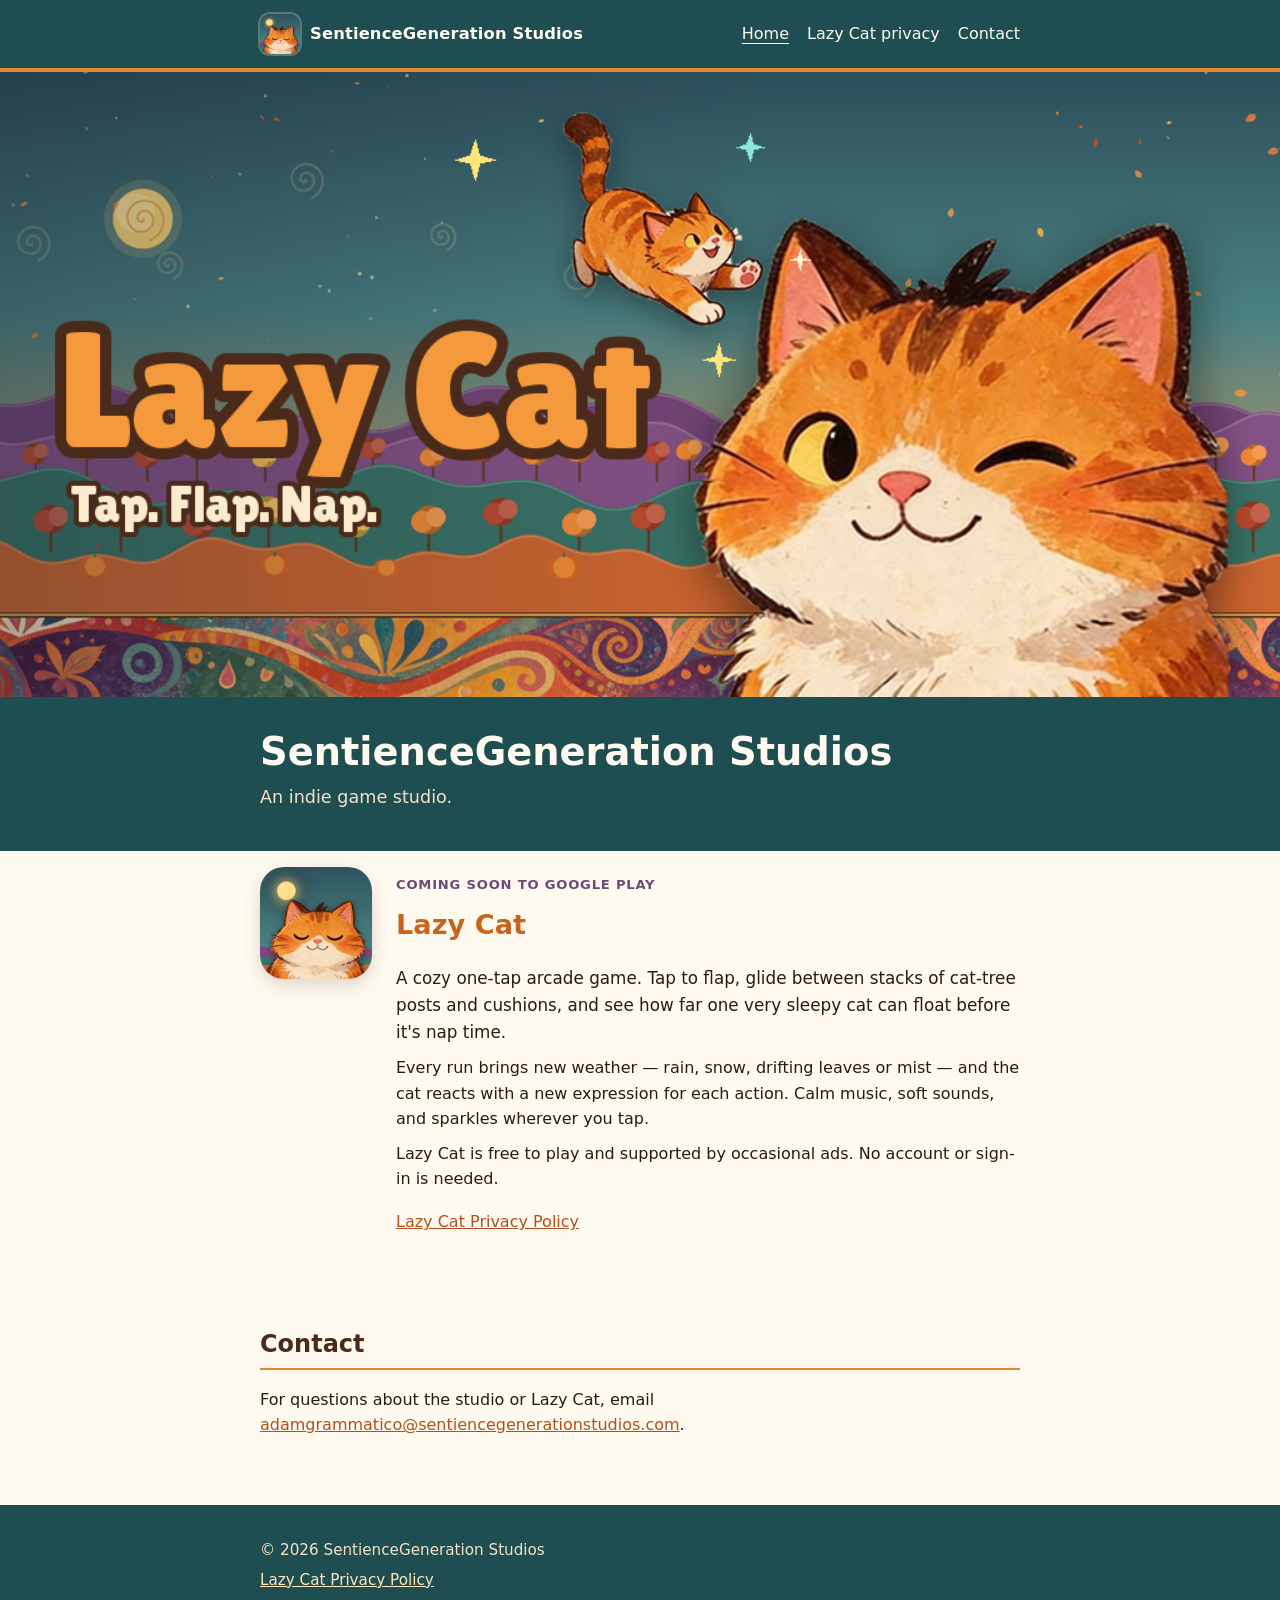
<file: index.html>
<!DOCTYPE html>
<html lang="en">
<head>
  <meta charset="utf-8">
  <meta name="viewport" content="width=device-width, initial-scale=1">
  <title>SentienceGeneration Studios</title>
  <meta name="description" content="SentienceGeneration Studios is an indie game studio. Lazy Cat, a cozy one-tap arcade game, is coming soon to Google Play.">
  <link rel="icon" href="images/icon_512.png" type="image/png">
  <link rel="apple-touch-icon" href="images/icon_512.png">
  <link rel="stylesheet" href="css/site.css">
</head>
<body>
  <a class="skip" href="#main">Skip to content</a>
  <header class="site-header">
    <div class="header-inner">
      <a class="brand" href="index.html">
        <img src="images/icon_512.png" width="40" height="40" alt="">
        SentienceGeneration Studios
      </a>
      <nav aria-label="Primary">
        <ul>
          <li><a href="index.html" aria-current="page">Home</a></li>
          <li><a href="lazy-cat-privacy/">Lazy Cat privacy</a></li>
          <li><a href="#contact">Contact</a></li>
        </ul>
      </nav>
    </div>
  </header>

  <main id="main">
    <section class="hero" aria-labelledby="studio-name">
      <img class="hero-art"
           src="images/feature_graphic_1024x500.png"
           width="1024"
           height="500"
           alt="Lazy Cat feature art: an orange tabby winks beside the words Lazy Cat, Tap. Flap. Nap., with a smaller cat floating through a starry teal sky.">
      <div class="hero-copy">
        <h1 id="studio-name">SentienceGeneration Studios</h1>
        <p class="tagline">An indie game studio.</p>
      </div>
    </section>

    <section class="section" aria-labelledby="lazy-cat">
      <article class="game">
        <img class="game-icon"
             src="images/icon_512.png"
             width="512"
             height="512"
             alt="Lazy Cat app icon: a sleepy orange tabby with closed eyes under a yellow moon.">
        <div>
          <p class="eyebrow">Coming soon to Google Play</p>
          <h2 id="lazy-cat">Lazy Cat</h2>
          <p class="lead">A cozy one-tap arcade game. Tap to flap, glide between stacks of cat-tree posts and cushions, and see how far one very sleepy cat can float before it's nap time.</p>
          <p>Every run brings new weather — rain, snow, drifting leaves or mist — and the cat reacts with a new expression for each action. Calm music, soft sounds, and sparkles wherever you tap.</p>
          <p>Lazy Cat is free to play and supported by occasional ads. No account or sign-in is needed.</p>
          <ul class="links">
            <li><a href="lazy-cat-privacy/">Lazy Cat Privacy Policy</a></li>
          </ul>
        </div>
      </article>
    </section>

    <section class="section contact" id="contact" aria-labelledby="contact-heading">
      <h2 id="contact-heading">Contact</h2>
      <p>For questions about the studio or Lazy Cat, email <a href="mailto:adamgrammatico@sentiencegenerationstudios.com">adamgrammatico@sentiencegenerationstudios.com</a>.</p>
    </section>
  </main>

  <footer class="site-footer">
    <div class="footer-inner">
      <p>© 2026 SentienceGeneration Studios</p>
      <p><a href="lazy-cat-privacy/">Lazy Cat Privacy Policy</a></p>
    </div>
  </footer>
</body>
</html>
</file>
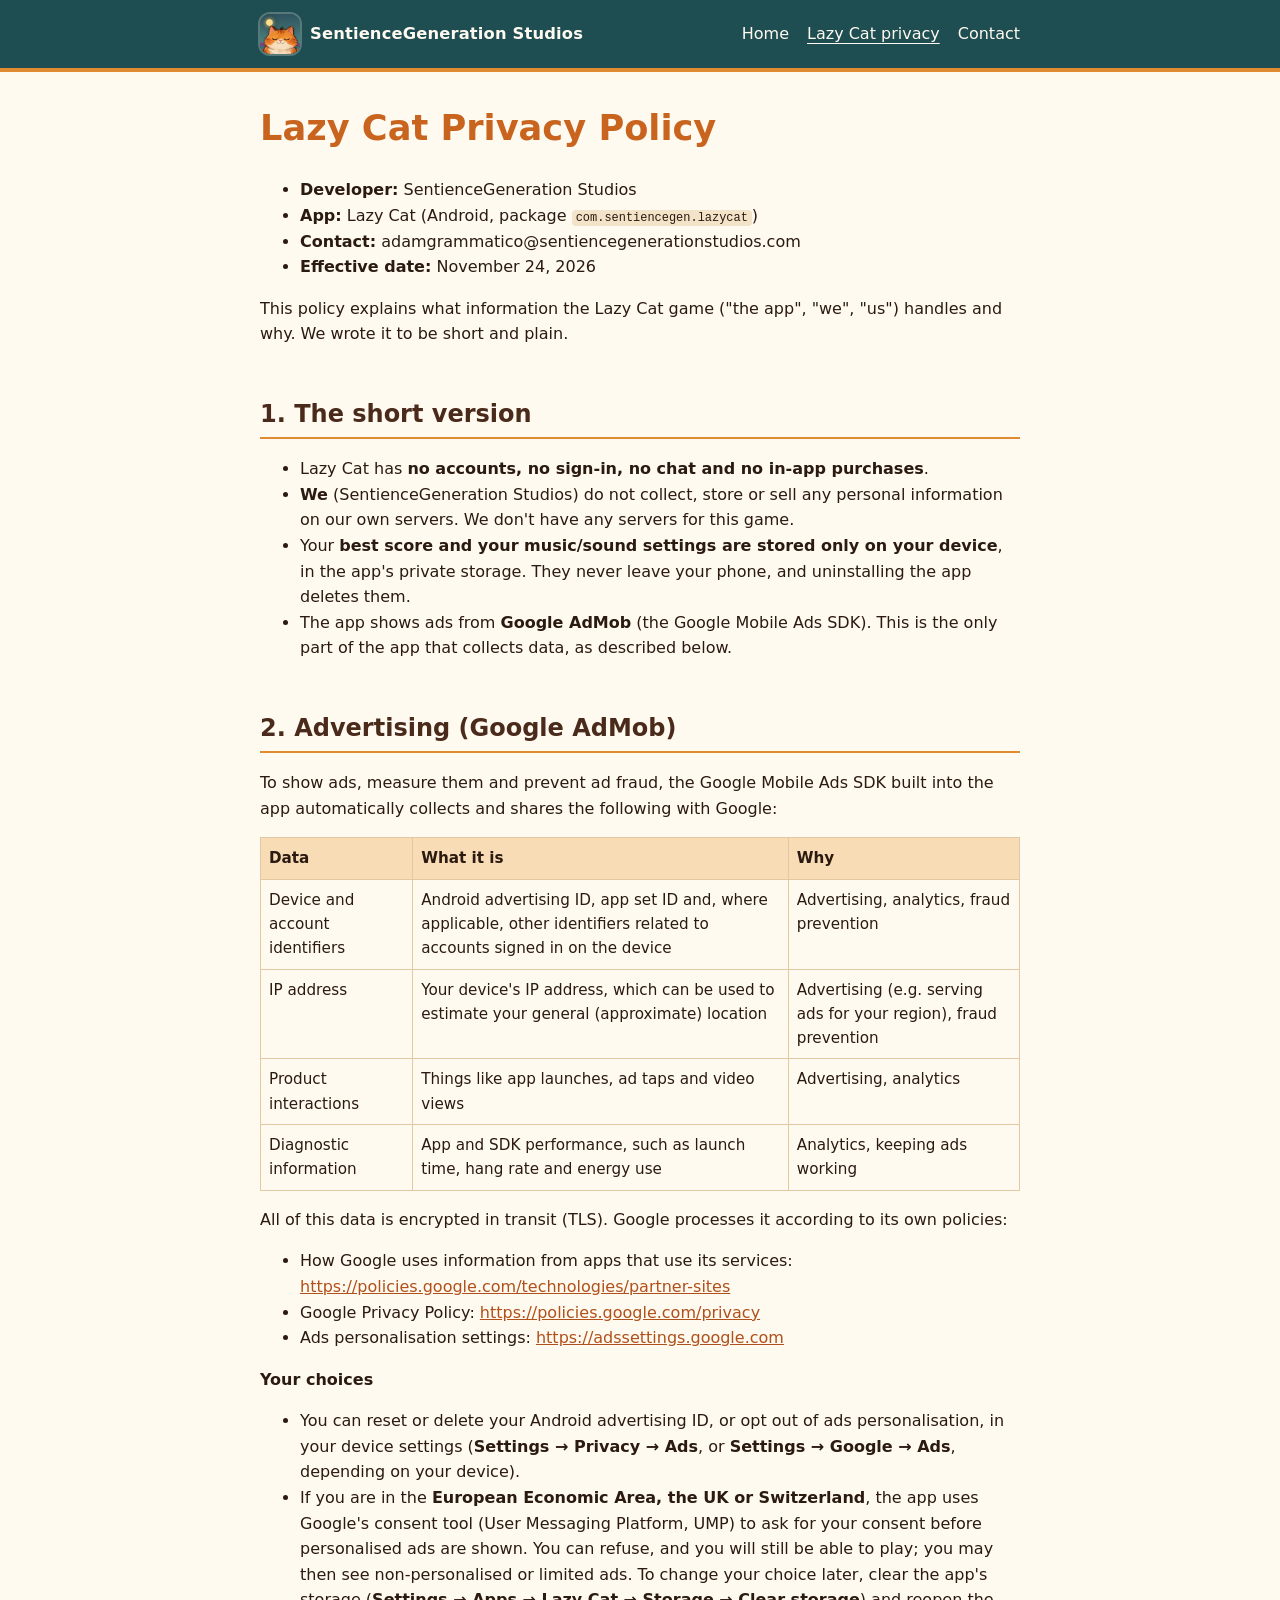
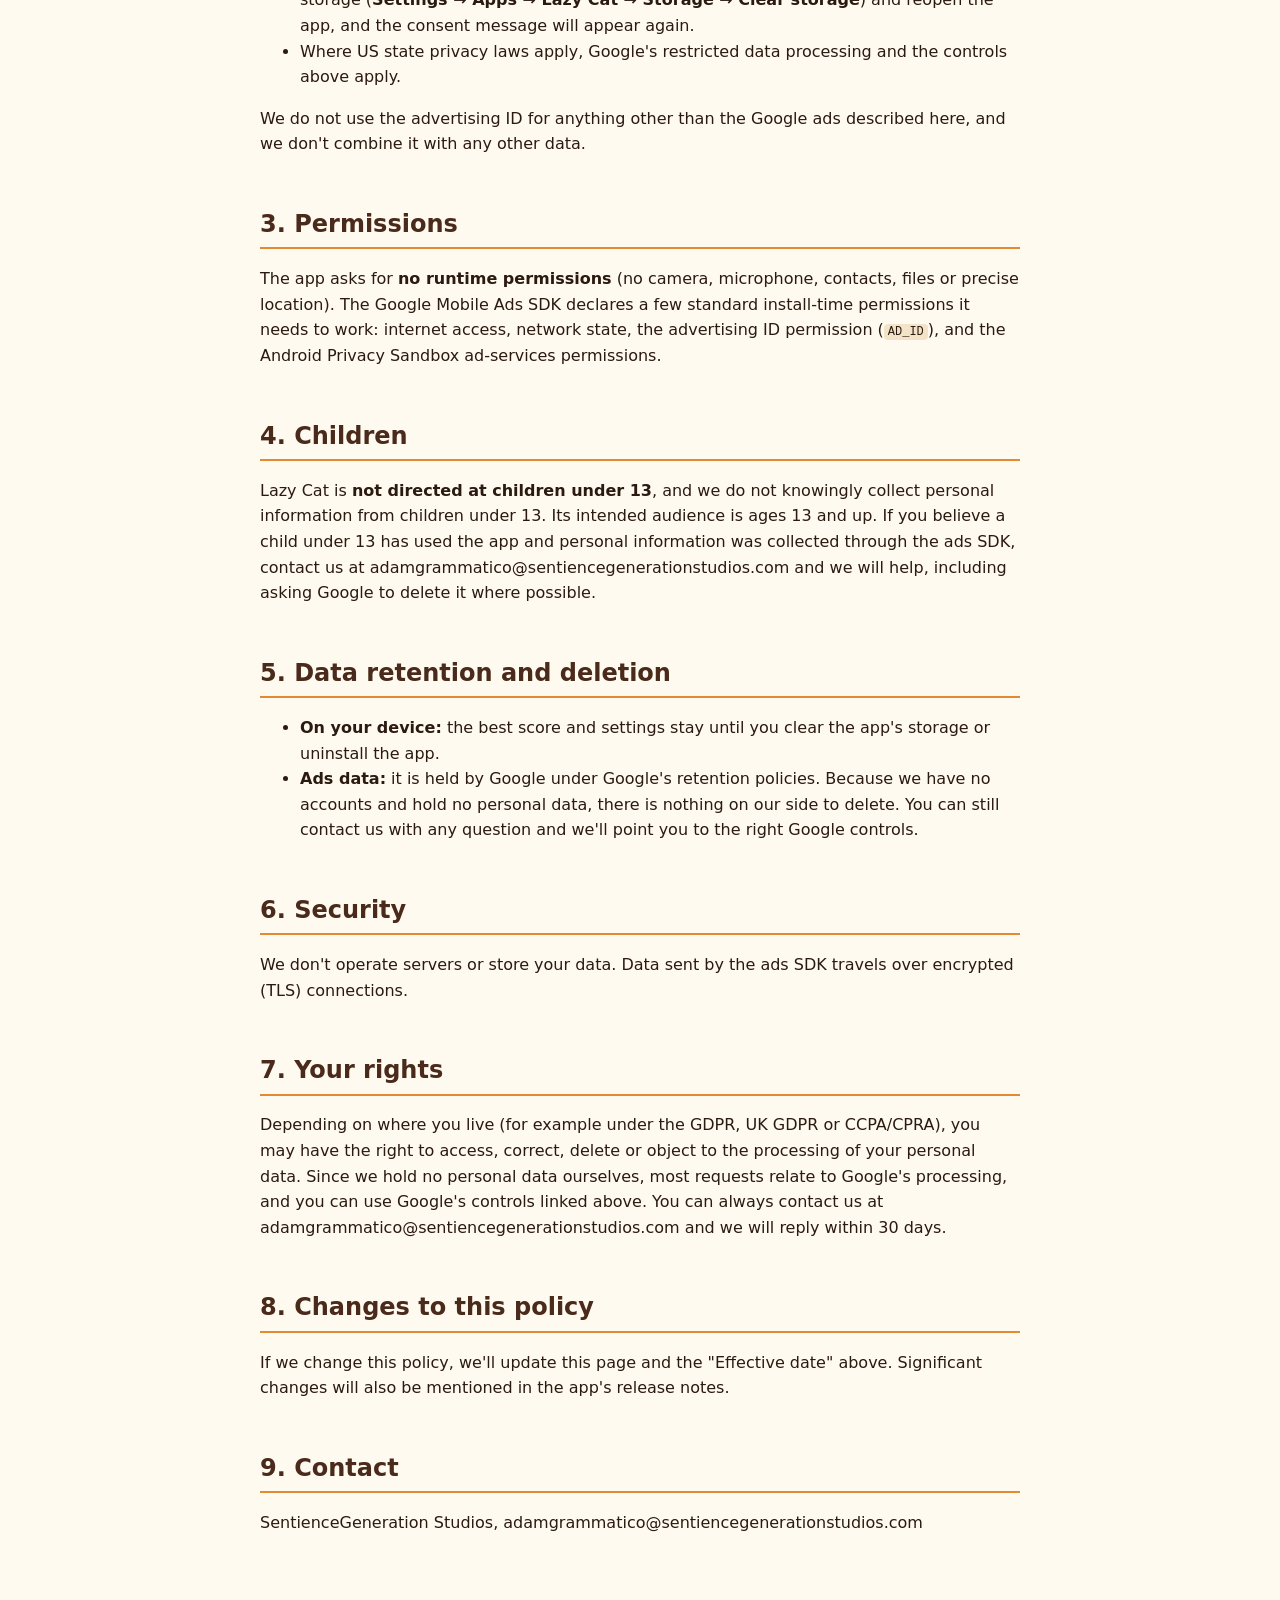
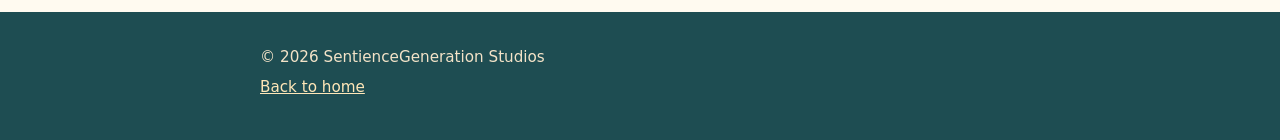
<file: lazy-cat-privacy/index.html>
<!DOCTYPE html>
<html lang="en">
<head>
  <meta charset="utf-8">
  <meta name="viewport" content="width=device-width, initial-scale=1">
  <title>Lazy Cat Privacy Policy — SentienceGeneration Studios</title>
  <meta name="description" content="Privacy policy for the Lazy Cat Android game by SentienceGeneration Studios.">
  <link rel="icon" href="../images/icon_512.png" type="image/png">
  <link rel="apple-touch-icon" href="../images/icon_512.png">
  <link rel="stylesheet" href="../css/site.css">
</head>
<body>
  <a class="skip" href="#main">Skip to content</a>
  <header class="site-header">
    <div class="header-inner">
      <a class="brand" href="../index.html">
        <img src="../images/icon_512.png" width="40" height="40" alt="">
        SentienceGeneration Studios
      </a>
      <nav aria-label="Primary">
        <ul>
          <li><a href="../index.html">Home</a></li>
          <li><a href="./" aria-current="page">Lazy Cat privacy</a></li>
          <li><a href="../index.html#contact">Contact</a></li>
        </ul>
      </nav>
    </div>
  </header>

  <main id="main">
    <article class="policy">
<h1>Lazy Cat Privacy Policy</h1>
<ul>
<li><strong>Developer:</strong> SentienceGeneration Studios</li>
<li><strong>App:</strong> Lazy Cat (Android, package <code>com.sentiencegen.lazycat</code>)</li>
<li><strong>Contact:</strong> adamgrammatico@sentiencegenerationstudios.com</li>
<li><strong>Effective date:</strong> November 24, 2026</li>
</ul>
<p>This policy explains what information the Lazy Cat game ("the app", "we", "us") handles and why. We wrote it to be short and plain.</p>
<h2>1. The short version</h2>
<ul>
<li>Lazy Cat has <strong>no accounts, no sign-in, no chat and no in-app purchases</strong>.</li>
<li><strong>We</strong> (SentienceGeneration Studios) do not collect, store or sell any personal information on our own servers. We don't have any servers for this game.</li>
<li>Your <strong>best score and your music/sound settings are stored only on your device</strong>, in the app's private storage. They never leave your phone, and uninstalling the app deletes them.</li>
<li>The app shows ads from <strong>Google AdMob</strong> (the Google Mobile Ads SDK). This is the only part of the app that collects data, as described below.</li>
</ul>
<h2>2. Advertising (Google AdMob)</h2>
<p>To show ads, measure them and prevent ad fraud, the Google Mobile Ads SDK built into the app automatically collects and shares the following with Google:</p>
<table>
<thead>
<tr>
<th>Data</th>
<th>What it is</th>
<th>Why</th>
</tr>
</thead>
<tbody>
<tr>
<td>Device and account identifiers</td>
<td>Android advertising ID, app set ID and, where applicable, other identifiers related to accounts signed in on the device</td>
<td>Advertising, analytics, fraud prevention</td>
</tr>
<tr>
<td>IP address</td>
<td>Your device's IP address, which can be used to estimate your general (approximate) location</td>
<td>Advertising (e.g. serving ads for your region), fraud prevention</td>
</tr>
<tr>
<td>Product interactions</td>
<td>Things like app launches, ad taps and video views</td>
<td>Advertising, analytics</td>
</tr>
<tr>
<td>Diagnostic information</td>
<td>App and SDK performance, such as launch time, hang rate and energy use</td>
<td>Analytics, keeping ads working</td>
</tr>
</tbody>
</table>
<p>All of this data is encrypted in transit (TLS). Google processes it according to its own policies:</p>
<ul>
<li>How Google uses information from apps that use its services: <a href="https://policies.google.com/technologies/partner-sites">https://policies.google.com/technologies/partner-sites</a></li>
<li>Google Privacy Policy: <a href="https://policies.google.com/privacy">https://policies.google.com/privacy</a></li>
<li>Ads personalisation settings: <a href="https://adssettings.google.com">https://adssettings.google.com</a></li>
</ul>
<p><strong>Your choices</strong></p>
<ul>
<li>You can reset or delete your Android advertising ID, or opt out of ads personalisation, in your device settings (<strong>Settings → Privacy → Ads</strong>, or <strong>Settings → Google → Ads</strong>, depending on your device).</li>
<li>If you are in the <strong>European Economic Area, the UK or Switzerland</strong>, the app uses Google's consent tool (User Messaging Platform, UMP) to ask for your consent before personalised ads are shown. You can refuse, and you will still be able to play; you may then see non-personalised or limited ads. To change your choice later, clear the app's storage (<strong>Settings → Apps → Lazy Cat → Storage → Clear storage</strong>) and reopen the app, and the consent message will appear again.</li>
<li>Where US state privacy laws apply, Google's restricted data processing and the controls above apply.</li>
</ul>
<p>We do not use the advertising ID for anything other than the Google ads described here, and we don't combine it with any other data.</p>
<h2>3. Permissions</h2>
<p>The app asks for <strong>no runtime permissions</strong> (no camera, microphone, contacts, files or precise location). The Google Mobile Ads SDK declares a few standard install-time permissions it needs to work: internet access, network state, the advertising ID permission (<code>AD_ID</code>), and the Android Privacy Sandbox ad-services permissions.</p>
<h2>4. Children</h2>
<p>Lazy Cat is <strong>not directed at children under 13</strong>, and we do not knowingly collect personal information from children under 13. Its intended audience is ages 13 and up. If you believe a child under 13 has used the app and personal information was collected through the ads SDK, contact us at adamgrammatico@sentiencegenerationstudios.com and we will help, including asking Google to delete it where possible.</p>
<h2>5. Data retention and deletion</h2>
<ul>
<li><strong>On your device:</strong> the best score and settings stay until you clear the app's storage or uninstall the app.</li>
<li><strong>Ads data:</strong> it is held by Google under Google's retention policies. Because we have no accounts and hold no personal data, there is nothing on our side to delete. You can still contact us with any question and we'll point you to the right Google controls.</li>
</ul>
<h2>6. Security</h2>
<p>We don't operate servers or store your data. Data sent by the ads SDK travels over encrypted (TLS) connections.</p>
<h2>7. Your rights</h2>
<p>Depending on where you live (for example under the GDPR, UK GDPR or CCPA/CPRA), you may have the right to access, correct, delete or object to the processing of your personal data. Since we hold no personal data ourselves, most requests relate to Google's processing, and you can use Google's controls linked above. You can always contact us at adamgrammatico@sentiencegenerationstudios.com and we will reply within 30 days.</p>
<h2>8. Changes to this policy</h2>
<p>If we change this policy, we'll update this page and the "Effective date" above. Significant changes will also be mentioned in the app's release notes.</p>
<h2>9. Contact</h2>
<p>SentienceGeneration Studios, adamgrammatico@sentiencegenerationstudios.com</p>
    </article>
  </main>

  <footer class="site-footer">
    <div class="footer-inner">
      <p>© 2026 SentienceGeneration Studios</p>
      <p><a href="../index.html">Back to home</a></p>
    </div>
  </footer>
</body>
</html>
</file>
<file: css/site.css>
/* SentienceGeneration Studios — shared site styles. No external fonts or trackers. */
:root {
  --sky: #2d6a6e;
  --sky-deep: #1e4d52;
  --cream: #fbecd0;
  --paper: #fffaf0;
  --ink: #2b1a10;
  --ink-soft: #4a2a1a;
  --orange: #c8641e;
  --orange-bright: #e08a32;
  --line: #e3c9a3;
  --hill: #6b4a7a;
  --muted: #6b4a38;
  --focus: #f0c060;
  --max: 760px;
}

*, *::before, *::after { box-sizing: border-box; }

html { scroll-behavior: smooth; }

body {
  margin: 0;
  font-family: system-ui, -apple-system, "Segoe UI", Roboto, "Helvetica Neue", Arial, sans-serif;
  line-height: 1.6;
  color: var(--ink);
  background: var(--cream);
}

img { max-width: 100%; height: auto; display: block; }

a { color: #b0501a; }
a:hover { color: var(--orange); }
a:focus-visible {
  outline: 3px solid var(--focus);
  outline-offset: 2px;
}

.skip {
  position: absolute;
  left: 12px;
  top: -48px;
  background: var(--paper);
  color: var(--ink);
  padding: 8px 12px;
  z-index: 10;
  border-radius: 4px;
}
.skip:focus { top: 12px; }

.site-header {
  background: var(--sky-deep);
  color: var(--paper);
  border-bottom: 4px solid var(--orange-bright);
}

.site-header a { color: var(--paper); text-decoration: none; }
.site-header a:hover { color: #ffe7b8; text-decoration: underline; }

.header-inner, .footer-inner, .wrap {
  width: min(var(--max), calc(100% - 40px));
  margin: 0 auto;
}

.header-inner {
  display: flex;
  flex-wrap: wrap;
  align-items: center;
  justify-content: space-between;
  gap: 12px 24px;
  padding: 14px 0;
}

.brand {
  display: flex;
  align-items: center;
  gap: 10px;
  font-weight: 700;
  letter-spacing: 0.01em;
  font-size: 1.02rem;
}

.brand img {
  width: 40px;
  height: 40px;
  border-radius: 10px;
  box-shadow: 0 0 0 2px rgba(255, 250, 240, 0.25);
}

nav ul {
  display: flex;
  flex-wrap: wrap;
  gap: 8px 18px;
  list-style: none;
  margin: 0;
  padding: 0;
}

nav a[aria-current="page"] {
  text-decoration: underline;
  text-underline-offset: 4px;
}

main { background: var(--paper); }

.hero {
  background: var(--sky-deep);
  color: var(--paper);
}

.hero-art {
  width: 100%;
  aspect-ratio: 1024 / 500;
  object-fit: cover;
  object-position: center;
}

.hero-copy, .section, .policy {
  width: min(var(--max), calc(100% - 40px));
  margin: 0 auto;
  padding: 32px 0 8px;
}

.hero-copy { padding-bottom: 40px; }
.hero-copy h1 {
  margin: 0 0 8px;
  font-size: clamp(1.8rem, 4vw, 2.4rem);
  line-height: 1.2;
  color: var(--paper);
}

.tagline {
  margin: 0;
  color: #f3e3c8;
  font-size: 1.1rem;
}

.section { padding: 8px 0 48px; }
.section h2, .policy h2 {
  color: var(--ink-soft);
  border-bottom: 2px solid var(--orange-bright);
  padding-bottom: 4px;
  margin: 2em 0 0.7em;
}

.section h2:first-child { margin-top: 1.2em; }

.game {
  display: grid;
  grid-template-columns: 112px 1fr;
  gap: 20px 24px;
  align-items: start;
  margin-top: 8px;
}

.game-icon {
  width: 112px;
  height: 112px;
  border-radius: 24px;
  box-shadow: 0 6px 18px rgba(74, 42, 26, 0.18);
}

.game h2 {
  margin-top: 0;
  border: 0;
  padding: 0;
  color: var(--orange);
  font-size: 1.7rem;
}

.eyebrow {
  display: inline-block;
  margin: 0 0 4px;
  font-size: 0.82rem;
  font-weight: 700;
  letter-spacing: 0.06em;
  text-transform: uppercase;
  color: var(--hill);
}

.game p { margin: 0.55em 0; }
.game .lead { font-size: 1.05rem; }

.links { margin: 1.1em 0 0; padding: 0; list-style: none; }
.links li { margin: 0.35em 0; }

.contact p { margin: 0.4em 0 1.2em; }

.site-footer {
  background: var(--sky-deep);
  color: #f3e3c8;
  padding: 28px 0 36px;
  font-size: 0.95rem;
}

.site-footer a { color: #ffe7b8; }
.footer-inner p { margin: 0.35em 0; }

/* Privacy policy typography */
.policy {
  padding: 28px 0 60px;
  min-height: 60vh;
}

.policy h1 {
  color: var(--orange);
  margin: 0 0 0.6em;
  font-size: clamp(1.7rem, 3.5vw, 2.2rem);
}

.policy h2 { margin-top: 2em; }

.policy table {
  border-collapse: collapse;
  width: 100%;
  font-size: 0.95em;
  margin: 1em 0;
}

.policy th, .policy td {
  border: 1px solid var(--line);
  padding: 8px;
  text-align: left;
  vertical-align: top;
}

.policy th { background: #f7dcb5; }

.policy code {
  background: #f3e3c8;
  padding: 1px 4px;
  border-radius: 4px;
  font-size: 0.92em;
}

@media (max-width: 560px) {
  .game {
    grid-template-columns: 1fr;
    justify-items: start;
  }
  .header-inner { padding: 12px 0; }
  .brand { font-size: 0.95rem; }
}

@media (prefers-reduced-motion: reduce) {
  html { scroll-behavior: auto; }
}
</file>
